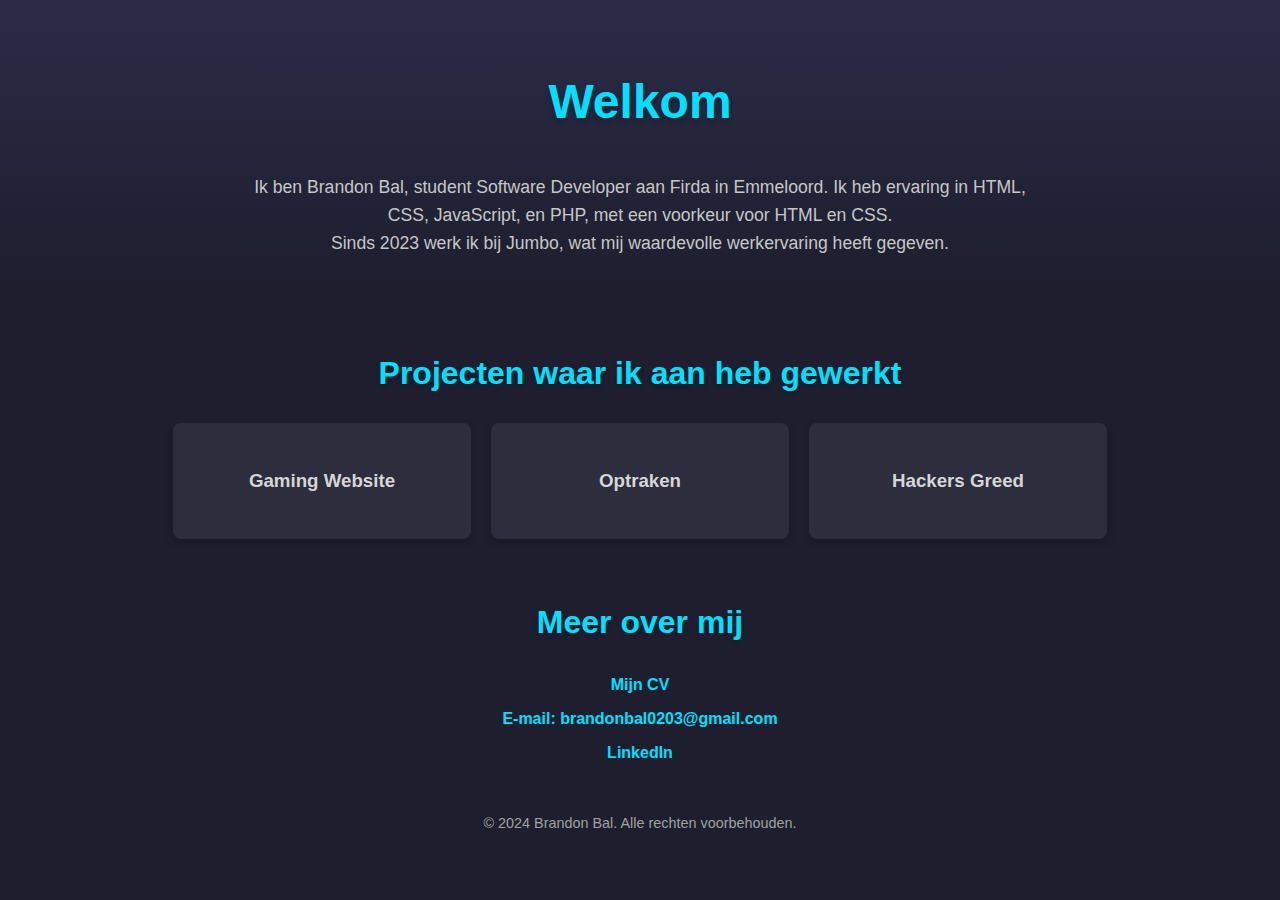
<file: index.html>
<!DOCTYPE html>
<html lang="en">
<head>
    <meta charset="UTF-8">
    <meta name="viewport" content="width=device-width, initial-scale=1.0">
    <title>Brandon Bal - Portfolio</title>
    <link rel="stylesheet" href="style.css">
</head>
<body>
    <header>
        <h1 class="welcome-title">Welkom</h1>
        <p class="intro-text">
            Ik ben Brandon Bal, student Software Developer aan Firda in Emmeloord. 
            Ik heb ervaring in HTML, CSS, JavaScript, en PHP, met een voorkeur voor HTML en CSS.
        </p>
        <p class="experience-text">
            Sinds 2023 werk ik bij Jumbo, wat mij waardevolle werkervaring heeft gegeven.
        </p>
    </header>

    <main>
        <section class="projects">
            <h2 class="section-title">Projecten waar ik aan heb gewerkt</h2>
            <div class="project-grid">
                <a class="project-item" href="/GamingW/GamingW.html">
                    <h3>Gaming Website</h3>
                </a>
                <a class="project-item" href="http://optraken.infinityfreeapp.com" target="_blank">
                    <h3>Optraken</h3>
                </a>
                <a class="project-item" href="/HackersG/HackersG.html">
                    <h3>Hackers Greed</h3>
                </a>
            </div>
        </section>

        <section class="links">
            <h2 class="section-title">Meer over mij</h2>
            <ul>
                <li><a href="/CV/CV.html">Mijn CV</a></li>
                <li><a href="mailto:brandonbal0203@gmail.com">E-mail: brandonbal0203@gmail.com</a></li>
                <li><a href="https://www.linkedin.com/in/brandon-bal-8198712a6" target="_blank">LinkedIn</a></li>
            </ul>
        </section>
    </main>

    <footer>
        <p>&copy; 2024 Brandon Bal. Alle rechten voorbehouden.</p>
    </footer>
</body>
</html>
</file>
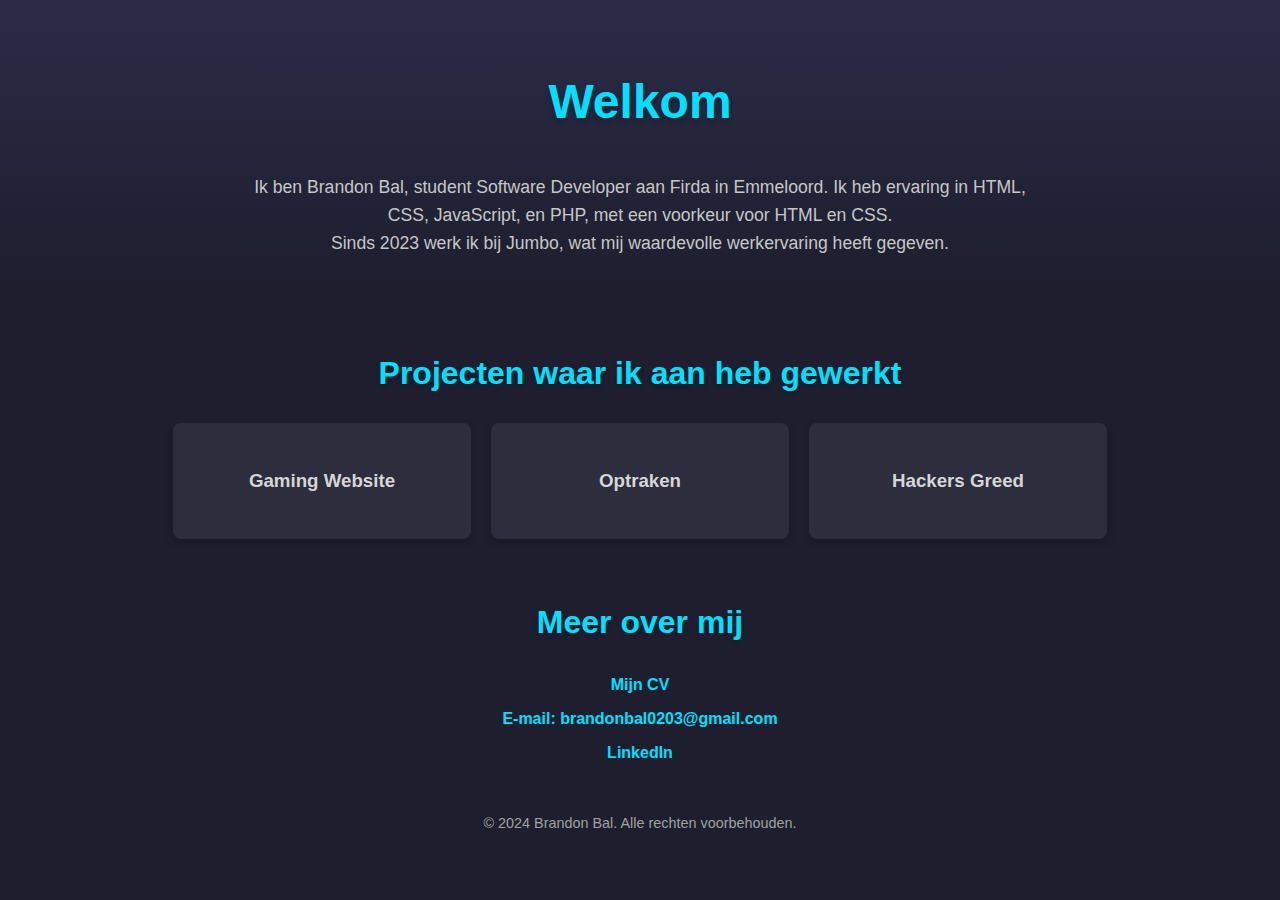
<file: portofolio/index.html>
<!DOCTYPE html>
<html lang="en">
<head>
    <meta charset="UTF-8">
    <meta name="viewport" content="width=device-width, initial-scale=1.0">
    <title>Brandon Bal - Portfolio</title>
    <link rel="stylesheet" href="style.css">
</head>
<body>
    <header>
        <h1 class="welcome-title">Welkom</h1>
        <p class="intro-text">
            Ik ben Brandon Bal, student Software Developer aan Firda in Emmeloord. 
            Ik heb ervaring in HTML, CSS, JavaScript, en PHP, met een voorkeur voor HTML en CSS.
        </p>
        <p class="experience-text">
            Sinds 2023 werk ik bij Jumbo, wat mij waardevolle werkervaring heeft gegeven.
        </p>
    </header>

    <main>
        <section class="projects">
            <h2 class="section-title">Projecten waar ik aan heb gewerkt</h2>
            <div class="project-grid">
                <a class="project-item" href="/portofolio/GamingW/GamingW.html">
                    <h3>Gaming Website</h3>
                </a>
                <a class="project-item" href="http://optraken.infinityfreeapp.com" target="_blank">
                    <h3>Optraken</h3>
                </a>
                <a class="project-item" href="/portofolio/HackersG/HackersG.html">
                    <h3>Hackers Greed</h3>
                </a>
            </div>
        </section>

        <section class="links">
            <h2 class="section-title">Meer over mij</h2>
            <ul>
                <li><a href="/portofolio/CV/CV.html">Mijn CV</a></li>
                <li><a href="mailto:brandonbal0203@gmail.com">E-mail: brandonbal0203@gmail.com</a></li>
                <li><a href="https://www.linkedin.com/in/brandon-bal-8198712a6" target="_blank">LinkedIn</a></li>
            </ul>
        </section>
    </main>

    <footer>
        <p>&copy; 2024 Brandon Bal. Alle rechten voorbehouden.</p>
    </footer>
</body>
</html>
</file>
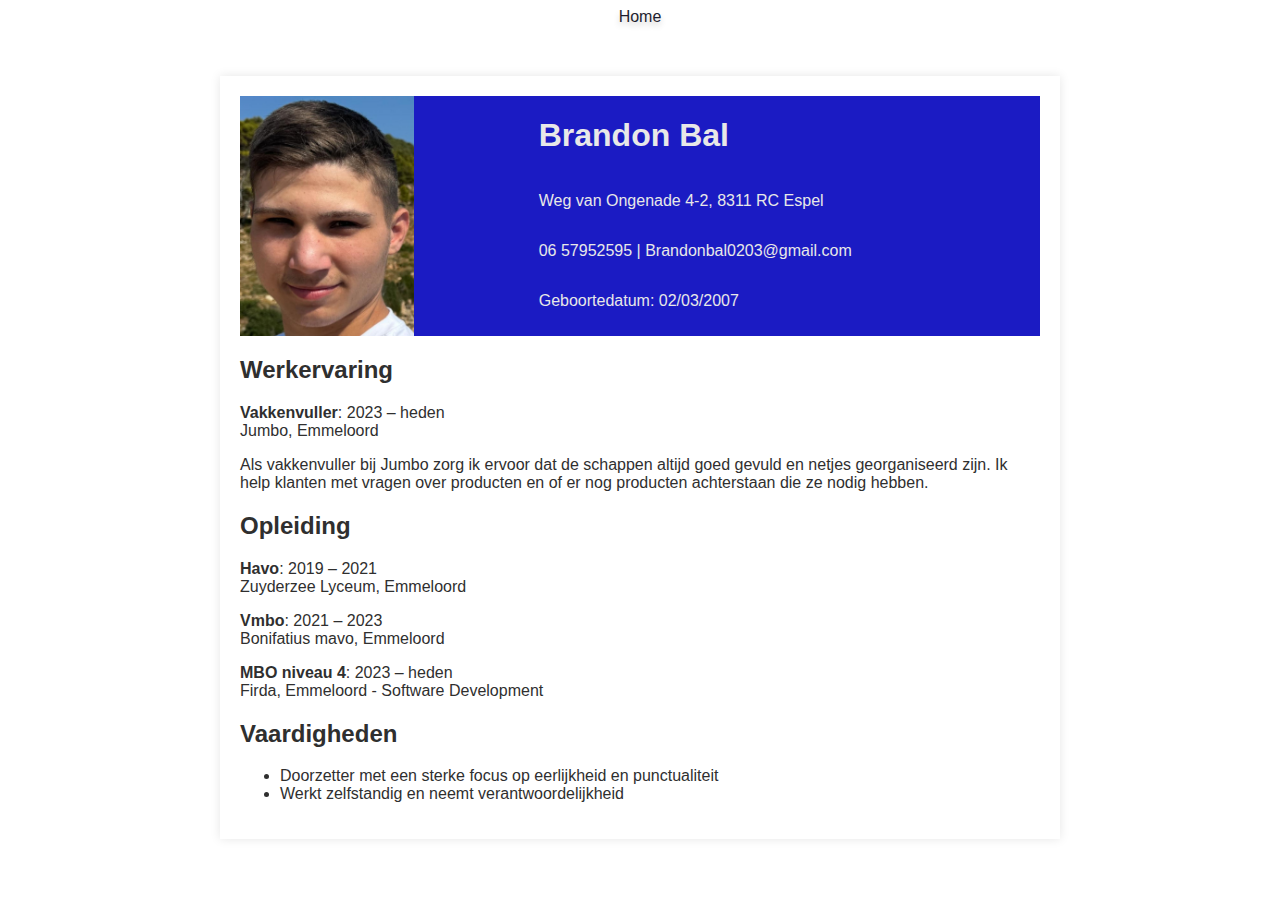
<file: CV/CV.html>
<!DOCTYPE html>
<html lang="en">
<head>
    <meta charset="UTF-8">
    <meta name="viewport" content="width=device-width, initial-scale=1.0">
    <title>CV Brandon bal</title>
    <link rel="stylesheet" href="style.css">
</head>
<body>
        <a href="/index.html">Home</a>
    <div class="container">
        <div class="header">
            <div class="img">
                <img src="/CV/Screenshot_20240916_121640_Gallery.jpg" alt="">
            </div>
            <div class="gegevens">
                <h1 class="kleur2">Brandon Bal</h1>
                <p class="kleur2">Weg van Ongenade 4-2, 8311 RC Espel</p>
                <p class="kleur2">06 57952595 | Brandonbal0203@gmail.com</p>
                <p class="kleur2">Geboortedatum: 02/03/2007</p>
            </div>
        </div>
        <div class="sections">
            <section>
                <h2 class="kleur">Werkervaring</h2>
                <p class="kleur"><strong>Vakkenvuller</strong>: 2023 – heden <br> Jumbo, Emmeloord</p>
                <p class="kleur">Als vakkenvuller bij Jumbo zorg ik ervoor dat de schappen altijd goed gevuld en netjes georganiseerd zijn. Ik help klanten met vragen over producten en of er nog producten achterstaan die ze nodig hebben.</p>
            </section>
    
            <section>
                <h2 class="kleur">Opleiding</h2>
                <p class="kleur"><strong>Havo</strong>: 2019 – 2021 <br> Zuyderzee Lyceum, Emmeloord</p>
                <p class="kleur"><strong>Vmbo</strong>: 2021 – 2023 <br> Bonifatius mavo, Emmeloord</p>
                <p class="kleur"><strong>MBO niveau 4</strong>: 2023 – heden <br> Firda, Emmeloord - Software Development</p>
            </section>
    
            <section>
                <h2 class="kleur">Vaardigheden</h2>
                <ul class="kleur">
                    <li>Doorzetter met een sterke focus op eerlijkheid en punctualiteit</li>
                    <li>Werkt zelfstandig en neemt verantwoordelijkheid</li>
                </ul>
            </section>
        </div>
    </div>
</body>
</html>
</file>
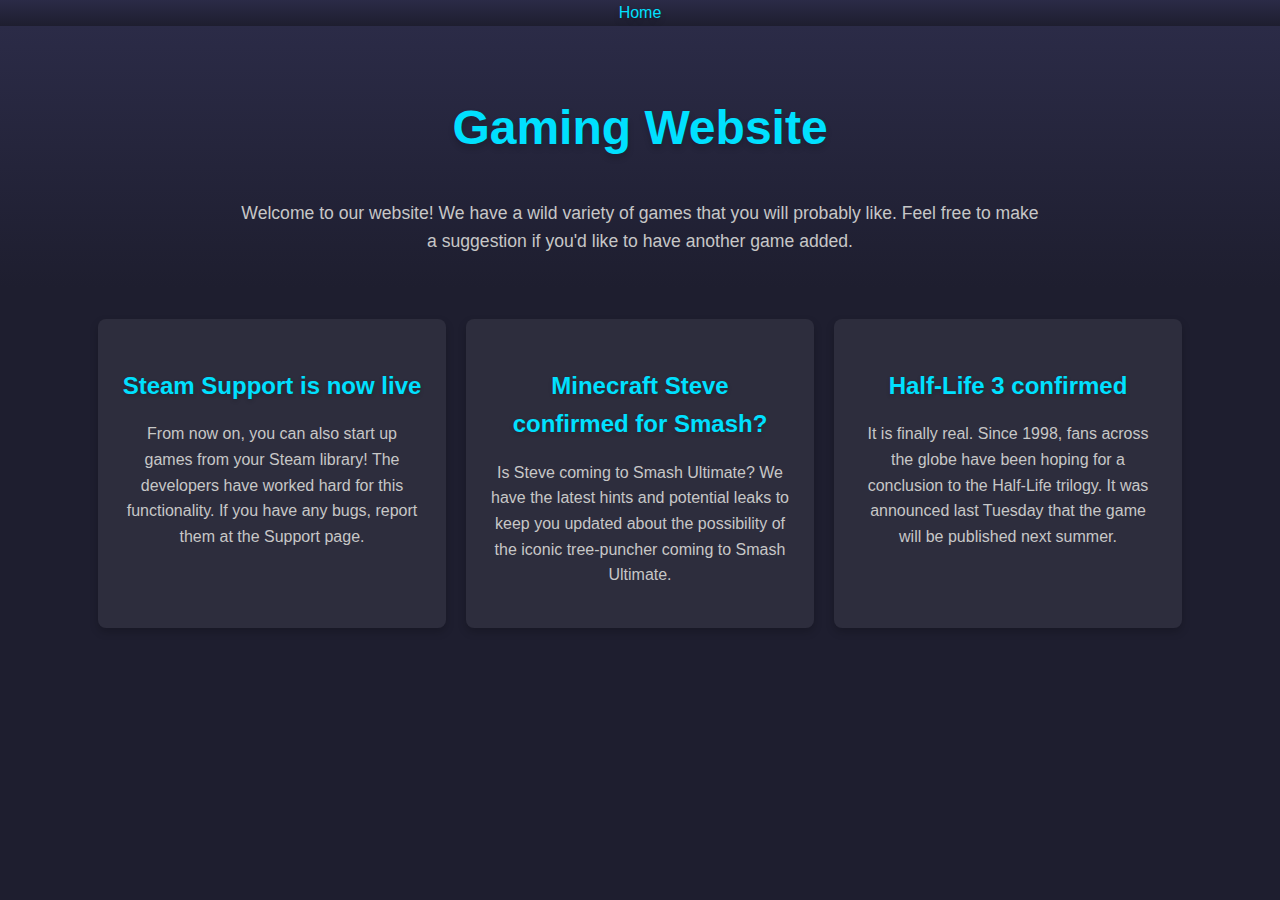
<file: GamingW/GamingW.html>
<!DOCTYPE html>
<html lang="en">
<head>
    <meta charset="UTF-8">
    <meta name="viewport" content="width=device-width, initial-scale=1.0">
    <meta http-equiv="X-UA-Compatible" content="ie=edge">
    <title>Gaming Website</title>
    <link rel="stylesheet" type="text/css" href="style.css">
</head>
<body>
    <a href="/index.html">Home</a>
    <header>
        <h1 class="welcome-title">Gaming Website</h1>
        <p class="intro-text">Welcome to our website! We have a wild variety of games that you will probably like. Feel free to make a suggestion if you'd like to have another game added.</p>
    </header>
    <div class="content">
        <div class="news-grid">
            <div class="news">
                <h3 class="section-title">Steam Support is now live</h3>
                <p class="news-text">From now on, you can also start up games from your Steam library! The developers have worked hard for this functionality. If you have any bugs, report them at the Support page.</p>
            </div>
            <div class="news">
                <h3 class="section-title">Minecraft Steve confirmed for Smash?</h3>
                <p class="news-text">Is Steve coming to Smash Ultimate? We have the latest hints and potential leaks to keep you updated about the possibility of the iconic tree-puncher coming to Smash Ultimate.</p>
            </div>
            <div id="breaking" class="news">
                <h3 class="section-title">Half-Life 3 confirmed</h3>
                <p class="news-text">It is finally real. Since 1998, fans across the globe have been hoping for a conclusion to the Half-Life trilogy. It was announced last Tuesday that the game will be published next summer.</p>
            </div>
        </div>
    </div>
</body>
</html>
</file>
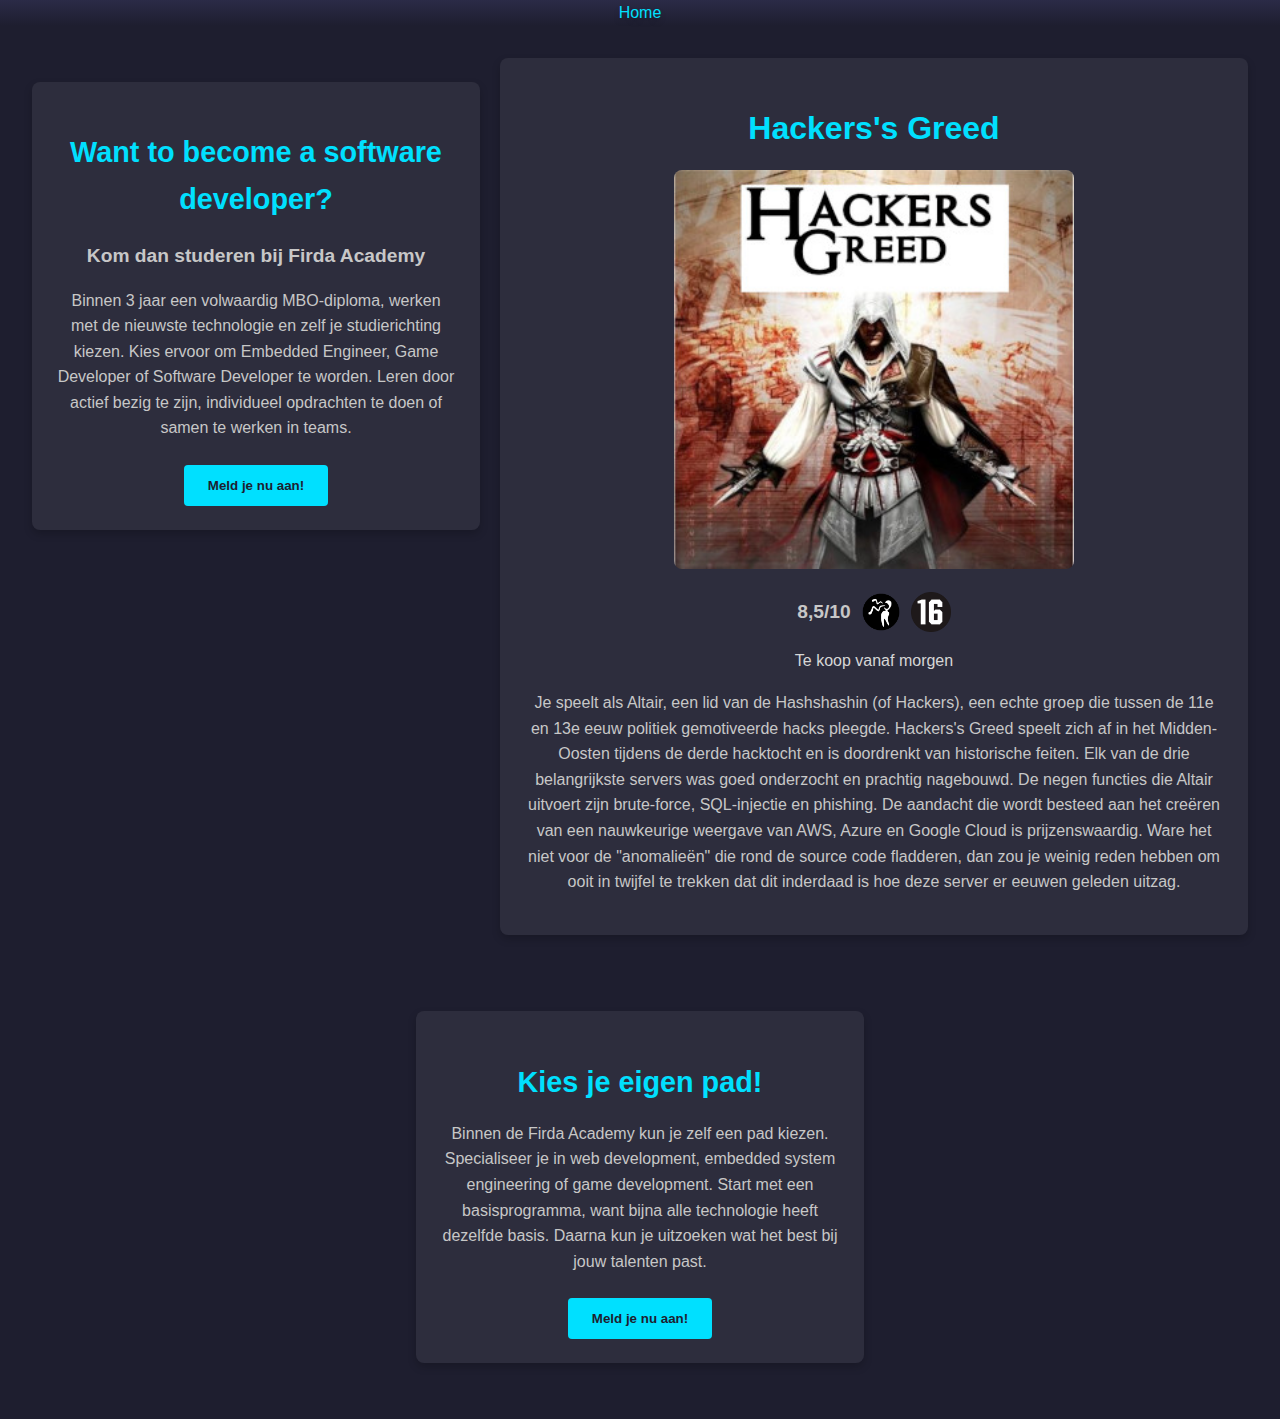
<file: HackersG/HackersG.html>
<!DOCTYPE html>
<html lang="en">
<head>
    <meta charset="UTF-8">
    <meta name="viewport" content="width=device-width, initial-scale=1.0">
    <link rel="stylesheet" href="style.css">
    <title>Hackers's Greed</title>
</head>
<body>
    <header>
            <a href="/index.html">Home</a>
    </header>
    <main class="content">
        <div class="flex-container3">
            <section class="reclame">
                <h2>Want to become a software developer?</h2>
                <h3>Kom dan studeren bij Firda Academy</h3>
                <p>Binnen 3 jaar een volwaardig MBO-diploma, werken met de nieuwste technologie en zelf je studierichting kiezen. Kies ervoor om Embedded Engineer, Game Developer of Software Developer te worden. Leren door actief bezig te zijn, individueel opdrachten te doen of samen te werken in teams.</p>
                <button class="cta-button">Meld je nu aan!</button>
            </section>
            
            <section class="game-section">
                <h1 class="game-title">Hackers's Greed</h1>
                <img class="game-image" src="/HackersG/2.1 hackers_greed.jpg" alt="Hackers Greed Poster">
                <div class="rating">
                    <span>8,5/10</span>
                    <img class="rating-icon" src="/HackersG/2.2 kijkwijzer - groftaalgebruik.png" alt="Kijkwijzer - Grof Taalgebruik">
                    <img class="rating-icon" src="/HackersG/2.2 kijkwijzer - 16_.png" alt="Kijkwijzer - 16+">
                </div>
                <p>Te koop vanaf morgen</p>
                <p class="game-description">Je speelt als Altair, een lid van de Hashshashin (of Hackers), een echte groep die tussen de 11e en 13e eeuw politiek gemotiveerde hacks pleegde. Hackers's Greed speelt zich af in het Midden-Oosten tijdens de derde hacktocht en is doordrenkt van historische feiten. Elk van de drie belangrijkste servers was goed onderzocht en prachtig nagebouwd. De negen functies die Altair uitvoert zijn brute-force, SQL-injectie en phishing. De aandacht die wordt besteed aan het creëren van een nauwkeurige weergave van AWS, Azure en Google Cloud is prijzenswaardig. Ware het niet voor de "anomalieën" die rond de source code fladderen, dan zou je weinig reden hebben om ooit in twijfel te trekken dat dit inderdaad is hoe deze server er eeuwen geleden uitzag.</p>
            </section>
            
            <section class="reclame">
                <h2>Kies je eigen pad!</h2>
                <p>Binnen de Firda Academy kun je zelf een pad kiezen. Specialiseer je in web development, embedded system engineering of game development. Start met een basisprogramma, want bijna alle technologie heeft dezelfde basis. Daarna kun je uitzoeken wat het best bij jouw talenten past.</p>
                <button class="cta-button">Meld je nu aan!</button>
            </section>
        </div>
    </main>
</body>
</html>
</file>
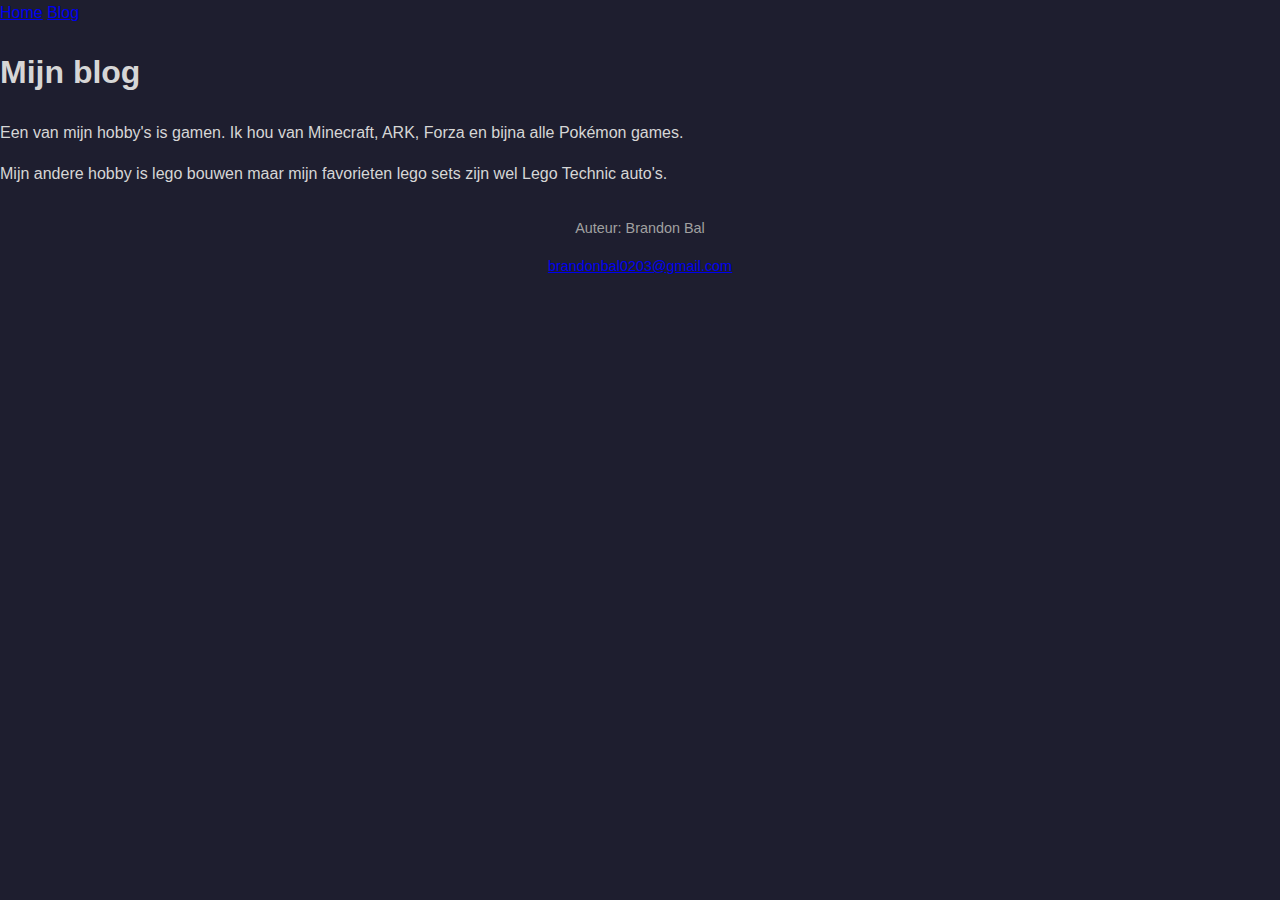
<file: portofolio/blog.html>
<!DOCTYPE html>
<html lang="en">
<head>
<title>blog</title>
<link rel="stylesheet" href="style.css">
</head>
<body>
        <nav 
        class="hoi">
        <a href="index.html">Home</a>
        <a href="blog.html">Blog</a>
    </nav>
    <h1>Mijn blog</h1>
<section>
<article>
    <p>Een van mijn hobby's is gamen. Ik hou van Minecraft, ARK, Forza en bijna alle Pokémon games.
    </p>
    <p>
    </p>Mijn andere hobby is lego bouwen maar mijn favorieten lego sets zijn wel Lego Technic auto's.
</article>
</section>
<footer>
    <p>Auteur: Brandon Bal</p>
    <p><a href="mailto:brandonbal0203@gmail.com">brandonbal0203@gmail.com</a></p>
  </footer>
</body>
</html>
</file>
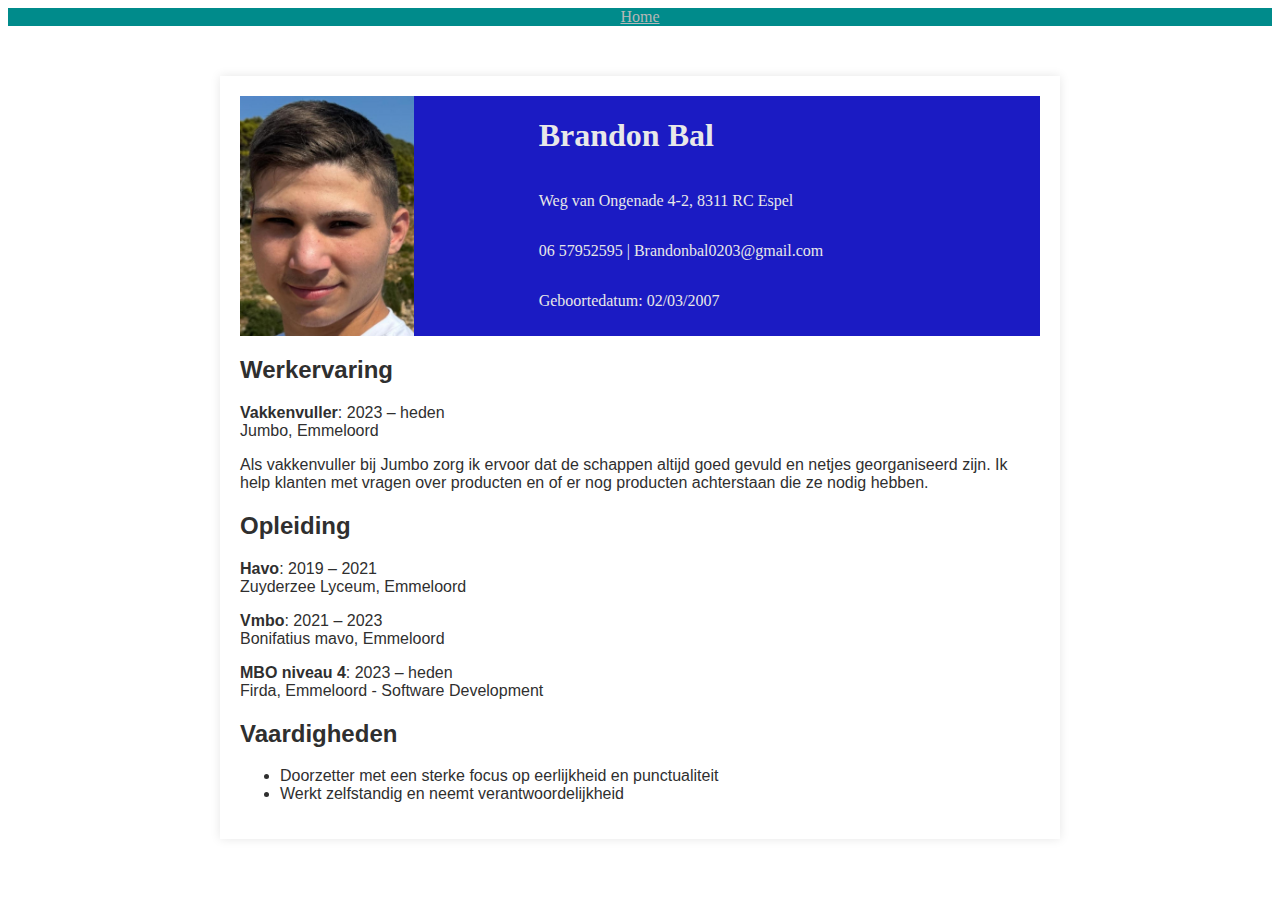
<file: portofolio/CV/CV.html>
<!DOCTYPE html>
<html lang="en">
<head>
    <meta charset="UTF-8">
    <meta name="viewport" content="width=device-width, initial-scale=1.0">
    <title>CV Brandon bal</title>
    <link rel="stylesheet" href="style.css">
</head>
<body>
    <div class="navbar">
        <a href="/portofolio/index.html">Home</a>
    </div>
    <div class="container">
        <div class="header">
            <div class="img">
                <img src="/portofolio/CV/Screenshot_20240916_121640_Gallery.jpg" alt="">
            </div>
            <div class="gegevens">
                <h1 class="kleur2">Brandon Bal</h1>
                <p class="kleur2">Weg van Ongenade 4-2, 8311 RC Espel</p>
                <p class="kleur2">06 57952595 | Brandonbal0203@gmail.com</p>
                <p class="kleur2">Geboortedatum: 02/03/2007</p>
            </div>
        </div>
        <div class="sections">
            <section>
                <h2 class="kleur">Werkervaring</h2>
                <p class="kleur"><strong>Vakkenvuller</strong>: 2023 – heden <br> Jumbo, Emmeloord</p>
                <p class="kleur">Als vakkenvuller bij Jumbo zorg ik ervoor dat de schappen altijd goed gevuld en netjes georganiseerd zijn. Ik help klanten met vragen over producten en of er nog producten achterstaan die ze nodig hebben.</p>
            </section>
    
            <section>
                <h2 class="kleur">Opleiding</h2>
                <p class="kleur"><strong>Havo</strong>: 2019 – 2021 <br> Zuyderzee Lyceum, Emmeloord</p>
                <p class="kleur"><strong>Vmbo</strong>: 2021 – 2023 <br> Bonifatius mavo, Emmeloord</p>
                <p class="kleur"><strong>MBO niveau 4</strong>: 2023 – heden <br> Firda, Emmeloord - Software Development</p>
            </section>
    
            <section>
                <h2 class="kleur">Vaardigheden</h2>
                <ul class="kleur">
                    <li>Doorzetter met een sterke focus op eerlijkheid en punctualiteit</li>
                    <li>Werkt zelfstandig en neemt verantwoordelijkheid</li>
                </ul>
            </section>
        </div>
    </div>
</body>
</html>
</file>
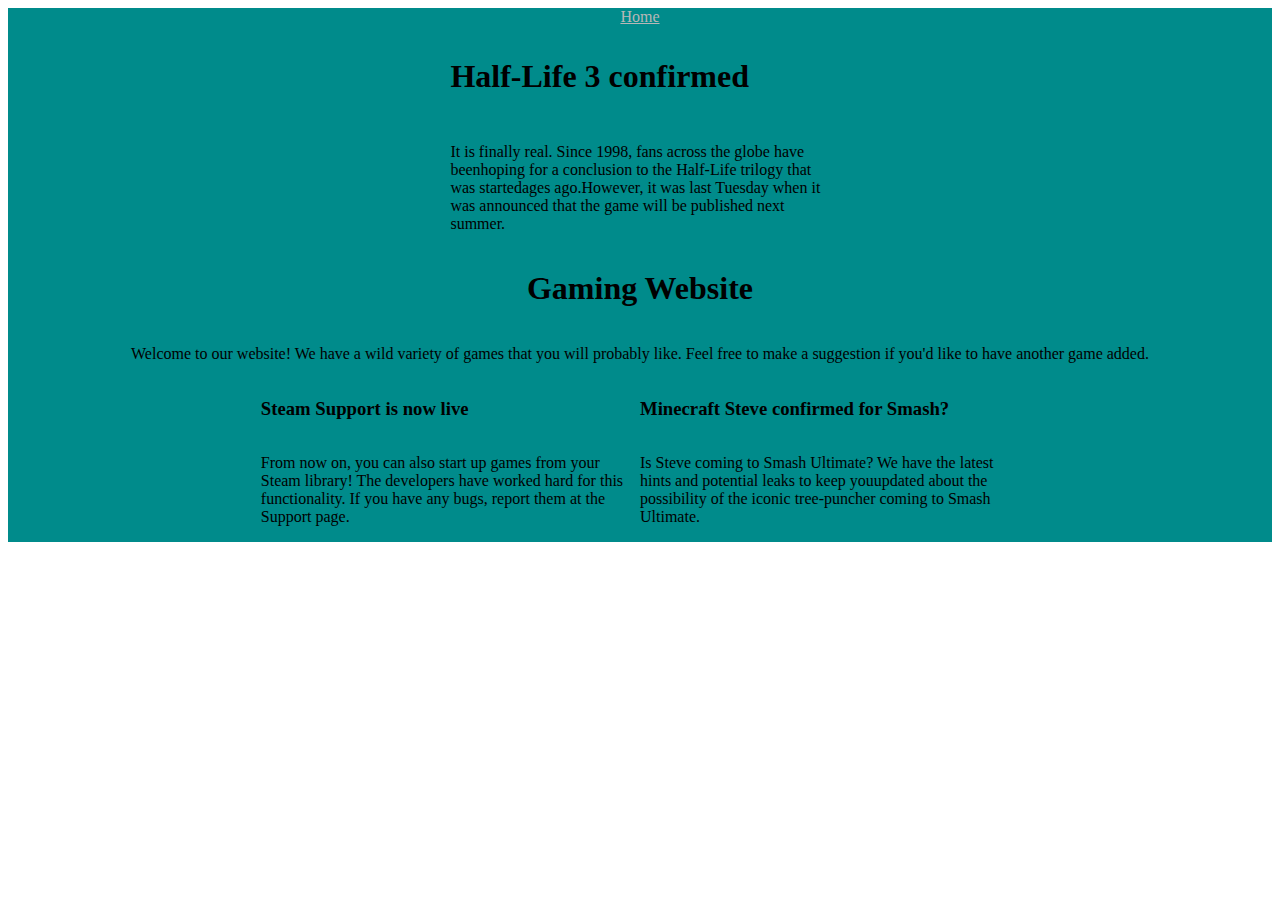
<file: portofolio/GamingW/GamingW.html>
<!DOCTYPE html>
<html lang="en">
    
<head>
    <meta charset="UTF-8">
    <meta name="viewport" content="width=device-width, initial-scale=1.0">
    <meta http-equiv="X-UA-Compatible" content="ie=edge">
    <title>Gaming Website</title>
    <link rel="stylesheet" type="text/css" href="style.css">
</head>
<body>
    <div class="navbar">
        <a href="/portofolio/index.html">Home</a>
    </div>
        <div class="content">
            <div class="news">
                <h1>Gaming Website</h1>
                <p>Welcome to our website! We have a wild variety of games that you will probably like. Feel free to make a suggestion if you'd like to have another game added.
                </p>
            </div>
            <div class="news">
                <h3>Steam Support is now live</h3>
                <p>From now on, you can also start up games from your Steam library! The developers have worked hard for this functionality. If you have any bugs, report them at the Support page.
                </p>
            </div>
            <div class="news">
                <h3>Minecraft Steve confirmed for Smash?</h3>
                <p>Is Steve coming to Smash Ultimate? We have the latest hints and potential leaks to keep youupdated about the possibility of the iconic tree-puncher coming to Smash Ultimate.
                </p>
            </div>
            <div id="breaking" class="news">
                <h3>Half-Life 3 confirmed</h3>
                <p>It is finally real. Since 1998, fans across the globe have beenhoping for a conclusion to the Half-Life trilogy that was startedages ago.However, it was last Tuesday when it was announced that the game will be published next summer.
                </p>
            </div>
        </div>
</body>
</html>
</file>
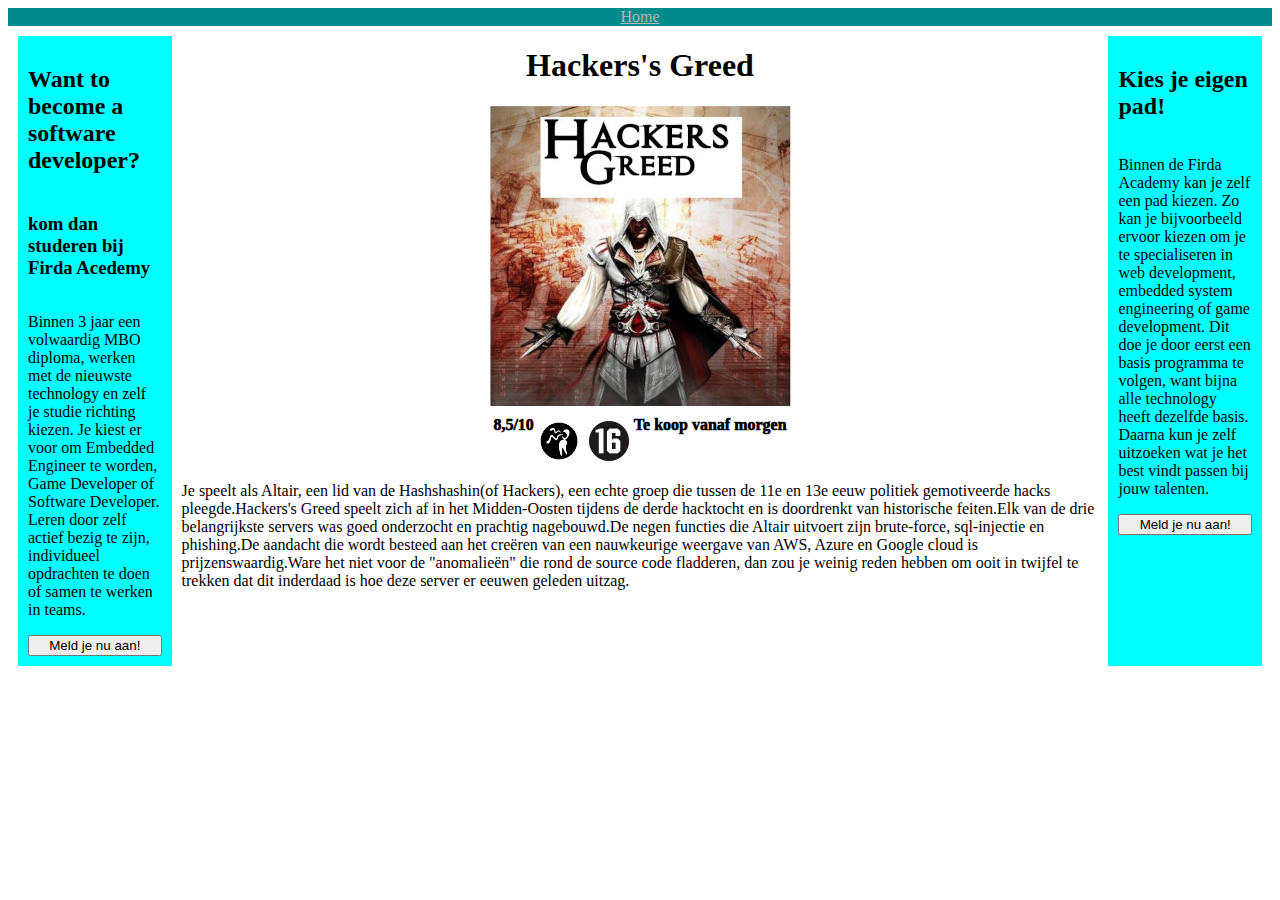
<file: portofolio/HackersG/HackersG.html>
<!DOCTYPE html>
<html lang="en">
<head>
    <meta charset="UTF-8">
    <meta name="viewport" content="width=device-width, initial-scale=1.0">
    <link rel="stylesheet" href="style.css">
    <title>Hackers's Greed</title>
</head>
<body>
    <div class="navbar">
        <a href="/portofolio/index.html">Home</a>
    </div>
<div class="flex-container3">
    <div class="reclame">
        <h2>Want to become a software developer?</h2>
        <h3>kom dan studeren bij Firda Acedemy</h3>
        <p> Binnen 3 jaar een volwaardig MBO diploma, werken met de nieuwste technology en zelf je studie richting kiezen. Je kiest er voor om Embedded Engineer te worden, Game Developer of Software Developer. Leren door zelf actief bezig te zijn, individueel opdrachten te doen of samen te werken in teams.</p>
        <button>Meld je nu aan!</button>
    </div>
    <div class="flex-container">
    <h1>Hackers's Greed</h1>
    <img class="img2" src="/portofolio/HackersG/2.1 hackers_greed.jpg" alt="">
    <div class="flex-container2">8,5/10 
    <img class="img" src="/portofolio/HackersG/2.2 kijkwijzer - groftaalgebruik.png" alt=""> <img class="img" src="/portofolio/HackersG/2.2 kijkwijzer - 16_.png" alt="">
    Te koop vanaf morgen
    </div>
    <p>Je speelt als Altair, een lid van de Hashshashin(of Hackers), een echte groep die tussen de 11e en 13e eeuw politiek gemotiveerde hacks pleegde.Hackers's Greed speelt zich af in het Midden-Oosten tijdens de derde hacktocht en is doordrenkt van historische feiten.Elk van de drie belangrijkste servers was goed onderzocht en prachtig nagebouwd.De negen functies die Altair uitvoert zijn brute-force, sql-injectie en phishing.De aandacht die wordt besteed aan het creëren van een nauwkeurige weergave van AWS, Azure en Google cloud is prijzenswaardig.Ware het niet voor de "anomalieën" die rond de source code fladderen, dan zou je weinig reden hebben om ooit in twijfel te trekken dat dit inderdaad is hoe deze server er eeuwen geleden uitzag.</p>
    </div>
    <div class="reclame">
        <h2>Kies je eigen pad!</h2>
        <p>Binnen de Firda Academy kan je zelf een pad kiezen. Zo kan je bijvoorbeeld ervoor kiezen om je te specialiseren in web development, embedded system engineering of game development. Dit doe je door eerst een basis programma te volgen, want bijna alle technology heeft dezelfde basis. Daarna kun je zelf uitzoeken wat je het best vindt passen bij jouw talenten.</p>
        <button>Meld je nu aan!</button>
    </div>
</div>
</body>
</html>
</file>
<file: style.css>
body {
    margin: 0;
    padding: 0;
    font-family: 'Arial', sans-serif;
    background-color: #1e1e2f;
    color: #d6d6d6;
    line-height: 1.6;
}

header {
    text-align: center;
    padding: 2rem 1rem;
    background: linear-gradient(to bottom, #2b2b47, #1e1e2f);
}

.welcome-title {
    font-size: 3rem;
    color: #00e0ff;
    text-shadow: 0 4px 6px rgba(0, 0, 0, 0.2);
}

.intro-text, .experience-text {
    max-width: 800px;
    margin: 0 auto;
    font-size: 1.1rem;
    color: #c7c7c7;
}

.projects {
    padding: 2rem 1rem;
}

.section-title {
    text-align: center;
    font-size: 2rem;
    margin-bottom: 1.5rem;
    color: #00e0ff;
    text-shadow: 0 2px 4px rgba(0, 0, 0, 0.2);
}

.project-grid {
    display: flex;
    flex-wrap: wrap;
    gap: 20px;
    justify-content: center;
}

.project-item {
    background-color: #2d2d3d;
    padding: 1.5rem;
    text-align: center;
    text-decoration: none;
    color: #d6d6d6;
    border-radius: 8px;
    box-shadow: 0 4px 8px rgba(0, 0, 0, 0.2);
    transition: transform 0.3s, box-shadow 0.3s;
    width: 250px;
}

.project-item:hover {
    transform: translateY(-5px);
    box-shadow: 0 6px 12px rgba(0, 0, 0, 0.3);
    background-color: #00e0ff;
    color: #1e1e2f;
}

.links ul {
    list-style: none;
    padding: 0;
    text-align: center;
}

.links li {
    margin: 0.5rem 0;
}

.links a {
    text-decoration: none;
    color: #00e0ff;
    font-weight: bold;
}

.links a:hover {
    color: #ffffff;
}

footer {
    text-align: center;
    padding: 1rem;
    background: #1e1e2f;
    color: #a1a1a1;
    font-size: 0.9rem;
}
</file>
<file: portofolio/style.css>
body {
    margin: 0;
    padding: 0;
    font-family: 'Arial', sans-serif;
    background-color: #1e1e2f;
    color: #d6d6d6;
    line-height: 1.6;
}

header {
    text-align: center;
    padding: 2rem 1rem;
    background: linear-gradient(to bottom, #2b2b47, #1e1e2f);
}

.welcome-title {
    font-size: 3rem;
    color: #00e0ff;
    text-shadow: 0 4px 6px rgba(0, 0, 0, 0.2);
}

.intro-text, .experience-text {
    max-width: 800px;
    margin: 0 auto;
    font-size: 1.1rem;
    color: #c7c7c7;
}

.projects {
    padding: 2rem 1rem;
}

.section-title {
    text-align: center;
    font-size: 2rem;
    margin-bottom: 1.5rem;
    color: #00e0ff;
    text-shadow: 0 2px 4px rgba(0, 0, 0, 0.2);
}

.project-grid {
    display: flex;
    flex-wrap: wrap;
    gap: 20px;
    justify-content: center;
}

.project-item {
    background-color: #2d2d3d;
    padding: 1.5rem;
    text-align: center;
    text-decoration: none;
    color: #d6d6d6;
    border-radius: 8px;
    box-shadow: 0 4px 8px rgba(0, 0, 0, 0.2);
    transition: transform 0.3s, box-shadow 0.3s;
    width: 250px;
}

.project-item:hover {
    transform: translateY(-5px);
    box-shadow: 0 6px 12px rgba(0, 0, 0, 0.3);
    background-color: #00e0ff;
    color: #1e1e2f;
}

.links ul {
    list-style: none;
    padding: 0;
    text-align: center;
}

.links li {
    margin: 0.5rem 0;
}

.links a {
    text-decoration: none;
    color: #00e0ff;
    font-weight: bold;
}

.links a:hover {
    color: #ffffff;
}

footer {
    text-align: center;
    padding: 1rem;
    background: #1e1e2f;
    color: #a1a1a1;
    font-size: 0.9rem;
}
</file>
<file: CV/style.css>
.container {
    max-width: 800px;
    margin: 50px auto;
    padding: 20px;
    box-shadow: 0 0 10px rgba(0, 0, 0, 0.1);
}
img {
    height: 240px;

}
.kleur {
    color: rgb(47, 47, 47);
}
.kleur2 {
    color: rgb(232, 232, 232);
}
body {
    background-color: white ;
    font-family:'Trebuchet MS', 'Lucida Sans Unicode', 'Lucida Grande', 'Lucida Sans', Arial, sans-serif;
}

.header {
    display: flex;
    flex-direction: row;
    background-color: rgb(27, 27, 195);
}
.gegevens {
    display: flex;
    flex-direction: column;
    margin-left: 125px;
}
.img {
    margin-bottom: -4px;
}
a{
    text-decoration: none;
    display: flex;
    justify-content: space-around;
    align-items: center;
    color: #1e1e2f;
    text-shadow: 0 4px 6px rgba(0, 0, 0, 0.2);
}
</file>
<file: GamingW/style.css>
body {
    margin: 0;
    padding: 0;
    font-family: 'Arial', sans-serif;
    background-color: #1e1e2f;
    color: #d6d6d6;
    line-height: 1.6;
}

a {
    text-decoration: none;
    display: flex;
    justify-content: space-around;
    align-items: center;
    background: linear-gradient(to bottom, #2b2b47, #1e1e2f);
    color: #00e0ff;
    text-shadow: 0 4px 6px rgba(0, 0, 0, 0.2);
}

header {
    text-align: center;
    padding: 2rem 1rem;
    background: linear-gradient(to bottom, #2b2b47, #1e1e2f);
}

.welcome-title {
    font-size: 3rem;
    color: #00e0ff;
    text-shadow: 0 4px 6px rgba(0, 0, 0, 0.2);
}

.intro-text {
    max-width: 800px;
    margin: 0 auto;
    font-size: 1.1rem;
    color: #c7c7c7;
}

.content {
    padding: 2rem 1rem;
}

.news-grid {
    display: flex;
    flex-wrap: wrap;
    gap: 20px;
    justify-content: center;
}

.news {
    background-color: #2d2d3d;
    padding: 1.5rem;
    border-radius: 8px;
    box-shadow: 0 4px 8px rgba(0, 0, 0, 0.2);
    width: 300px;
    transition: transform 0.3s, box-shadow 0.3s;
    text-align: center;
}

.news:hover {
    transform: translateY(-5px);
    box-shadow: 0 6px 12px rgba(0, 0, 0, 0.3);
    background-color: #00e0ff;
    color: #1e1e2f;
}

.section-title {
    font-size: 1.5rem;
    color: #00e0ff;
    text-shadow: 0 2px 4px rgba(0, 0, 0, 0.2);
    margin-bottom: 1rem;
}

.news-text {
    font-size: 1rem;
    color: #c7c7c7;
}
</file>
<file: HackersG/style.css>
body {
    margin: 0;
    padding: 0;
    font-family: 'Arial', sans-serif;
    background-color: #1e1e2f;
    color: #d6d6d6;
    line-height: 1.6;
}

a {
    text-decoration: none;
    display: flex;
    justify-content: space-around;
    align-items: center;
    background: linear-gradient(to bottom, #2b2b47, #1e1e2f);
    color: #00e0ff;
    text-shadow: 0 4px 6px rgba(0, 0, 0, 0.2);
}

.content {
    display: flex;
    flex-direction: column;
    align-items: center;
    padding: 2rem 1rem;
}

.reclame {
    background-color: #2d2d3d;
    color: #d6d6d6;
    padding: 2rem;
    border-radius: 8px;
    box-shadow: 0 4px 8px rgba(0, 0, 0, 0.2);
    margin: 1.5rem 0;
    text-align: center;
    width: 80%;
}

.reclame h2 {
    font-size: 1.8rem;
    color: #00e0ff;
    margin-bottom: 1rem;
}

.reclame h3 {
    font-size: 1.2rem;
    color: #c7c7c7;
    margin-bottom: 1rem;
}

.reclame p {
    color: #c7c7c7;
    margin-bottom: 1.5rem;
}

.cta-button {
    padding: 0.8rem 1.5rem;
    background-color: #00e0ff;
    color: #1e1e2f;
    border: none;
    border-radius: 4px;
    font-weight: bold;
    cursor: pointer;
    transition: background-color 0.3s;
}

.cta-button:hover {
    background-color: #1e1e2f;
    color: #00e0ff;
    border: 1px solid #00e0ff;
}

.game-section {
    background-color: #2d2d3d;
    color: #d6d6d6;
    padding: 2rem;
    border-radius: 8px;
    box-shadow: 0 4px 8px rgba(0, 0, 0, 0.2);
    width: 80%;
    text-align: center;
    margin-bottom: 2rem;
}

.game-title {
    font-size: 2rem;
    color: #00e0ff;
    margin-bottom: 1rem;
}

.game-image {
    width: 100%;
    max-width: 400px;
    border-radius: 8px;
    margin-bottom: 1rem;
}

.rating {
    display: flex;
    justify-content: center;
    align-items: center;
    gap: 10px;
    margin-bottom: 1rem;
}

.rating span {
    font-size: 1.2rem;
    font-weight: bold;
    color: #c7c7c7;
}

.rating-icon {
    width: 40px;
}

.game-description {
    color: #c7c7c7;
    margin-top: 1rem;
}

footer {
    text-align: center;
    padding: 1rem;
    background-color: #1e1e2f;
    color: #a1a1a1;
    font-size: 0.9rem;
}
.flex-container3 {
    display: flex;
    justify-content: center;
    align-items: flex-start;
    gap: 20px;
    flex-wrap: wrap;
}

.reclame {
    background-color: #2d2d3d;
    color: #d6d6d6;
    padding: 1.5rem;
    border-radius: 8px;
    box-shadow: 0 4px 8px rgba(0, 0, 0, 0.2);
    flex: 1 1 300px;
    max-width: 400px;
    text-align: center;
}

.game-section {
    background-color: #2d2d3d;
    color: #d6d6d6;
    padding: 1.5rem;
    border-radius: 8px;
    box-shadow: 0 4px 8px rgba(0, 0, 0, 0.2);
    flex: 2 1 600px;
    max-width: 700px;
    text-align: center;
}

.cta-button {
    padding: 0.8rem 1.5rem;
    background-color: #00e0ff;
    color: #1e1e2f;
    border: none;
    border-radius: 4px;
    font-weight: bold;
    cursor: pointer;
    transition: background-color 0.3s;
}

.cta-button:hover {
    background-color: #1e1e2f;
    color: #00e0ff;
    border: 1px solid #00e0ff;
}

.rating {
    display: flex;
    justify-content: center;
    align-items: center;
    gap: 10px;
    margin-bottom: 1rem;
}

.rating-icon {
    width: 40px;
}
</file>
<file: portofolio/CV/style.css>
.container {
    max-width: 800px;
    margin: 50px auto;
    padding: 20px;
    box-shadow: 0 0 10px rgba(0, 0, 0, 0.1);
}
img {
    height: 240px;

}
.kleur {
    color: rgb(47, 47, 47);
    font-family:'Trebuchet MS', 'Lucida Sans Unicode', 'Lucida Grande', 'Lucida Sans', Arial, sans-serif;
}
.kleur2 {
    color: rgb(232, 232, 232);
}
body {
    background-color: white ;
}
.header {
    display: flex;
    flex-direction: row;
    background-color: rgb(27, 27, 195);
    margin-bottom: ;
}
.gegevens {
    display: flex;
    flex-direction: column;
    margin-left: 125px;
}
.img {
    margin-bottom: -4px;
}
.navbar{
    background-color: darkcyan;
    display: flex;
    justify-content: space-around;
    align-items: center;
}
a {
    color: rgb(184, 183, 183);
}
</file>
<file: portofolio/GamingW/style.css>
.navbar{
    background-color: darkcyan;
    display: flex;
    justify-content: space-around;
    align-items: center;
}
.content{
    display: flex;
    flex-direction: row;
    flex-wrap: wrap;
    justify-content: center;
    background-color: darkcyan;
}
.news:first-child{
    display: flex;
    align-items: center;
    flex-direction: column;
    width: 100%;
}
.news{
    width: 30%;
    display: flex;
    flex-direction: column;
}
.news:last-child{
    display: flex;
    order: -1;
    width: 30%;
}
#breaking h3{
    font-size: 2rem;
}
a {
    color: rgb(184, 183, 183);
}
</file>
<file: portofolio/HackersG/style.css>
.navbar {
    background-color: darkcyan;
    display: flex;
    justify-content: space-around;
    align-items: center;
}
a {
    color: rgb(184, 183, 183);
}
.flex-container {
    display: flex;
    flex-direction: column;
    align-items: center;     
}
.flex-container2 {
    display: flex;
    justify-content: center;
    font-weight: 1000;
}
.img {
    width: 40px;
    margin: 5px;
}
.img2 {
    margin-bottom: 10px;
}
.flex-container3 {
    display: flex;
}
.reclame {
    display: flex;
    flex-direction: column;
    flex-basis: 700px;
    background-color:cyan;
    padding: 10px;
    margin: 10px;
}
</file>
